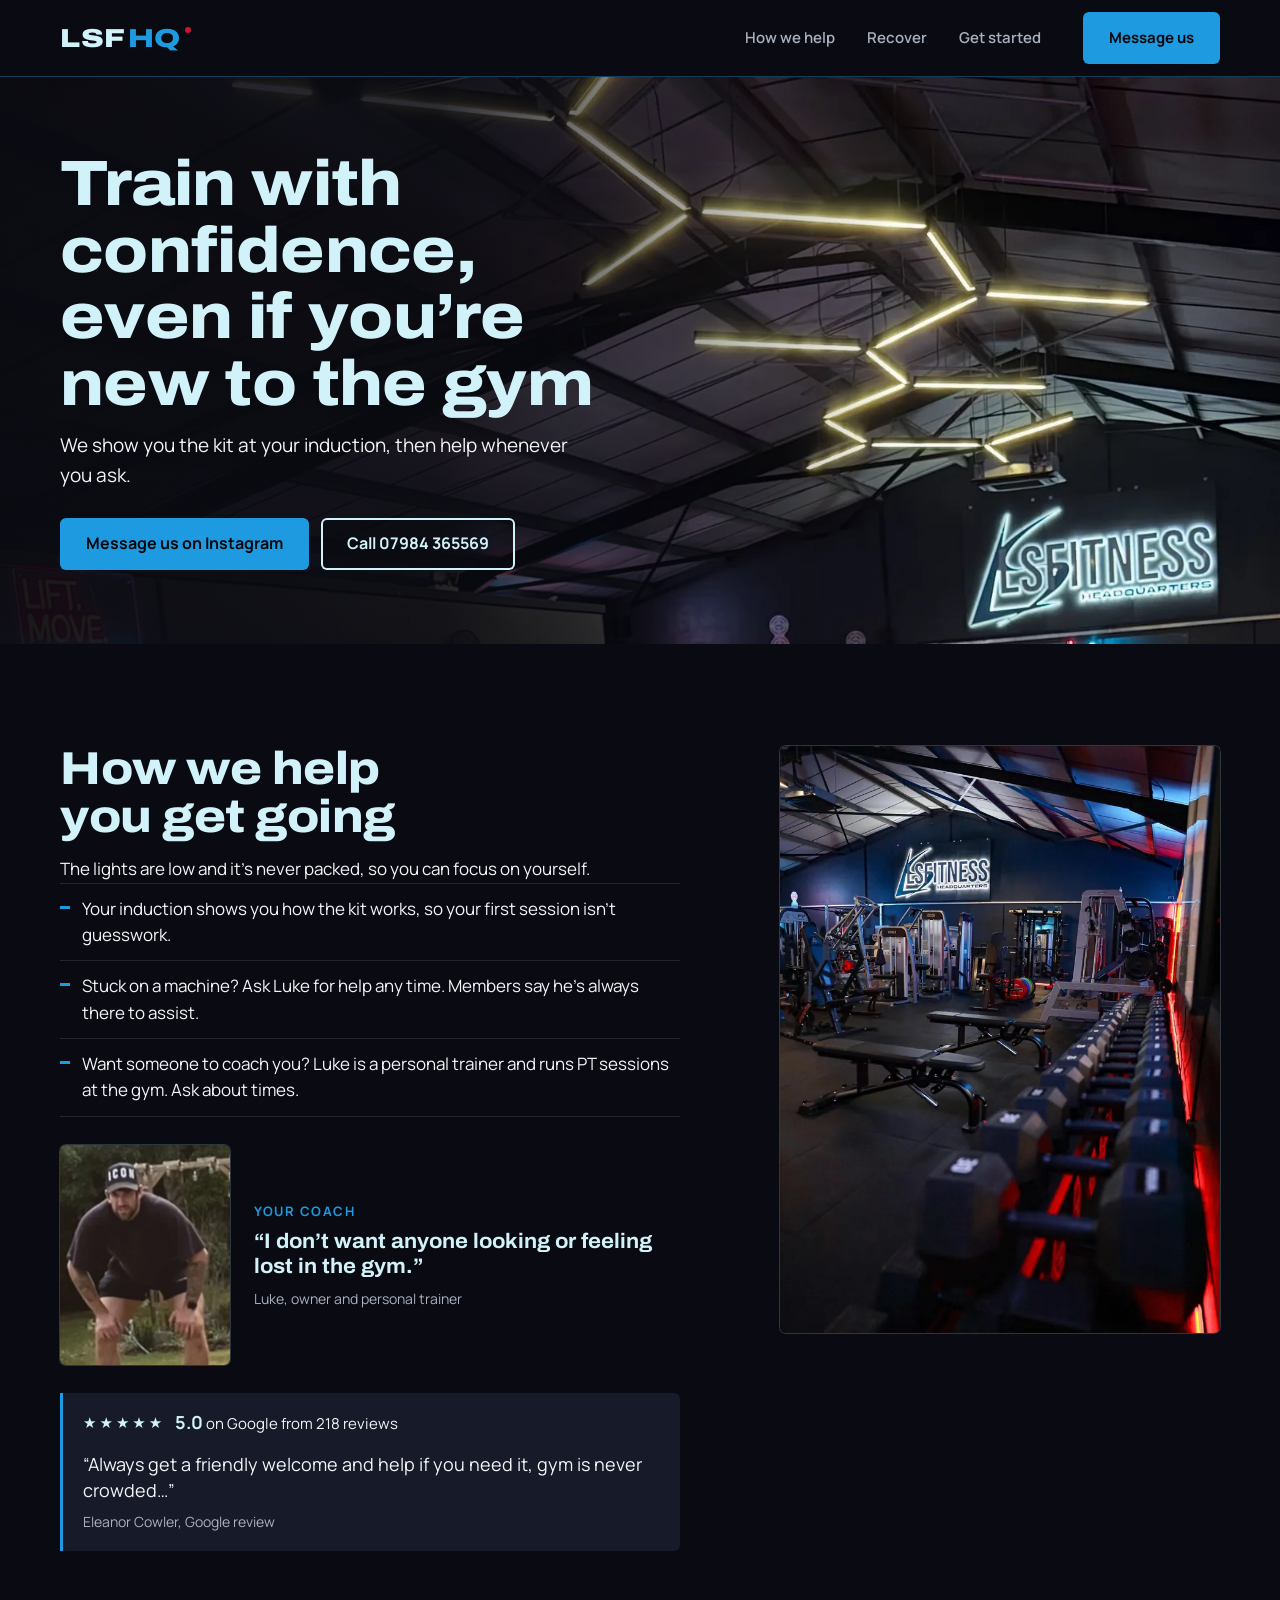
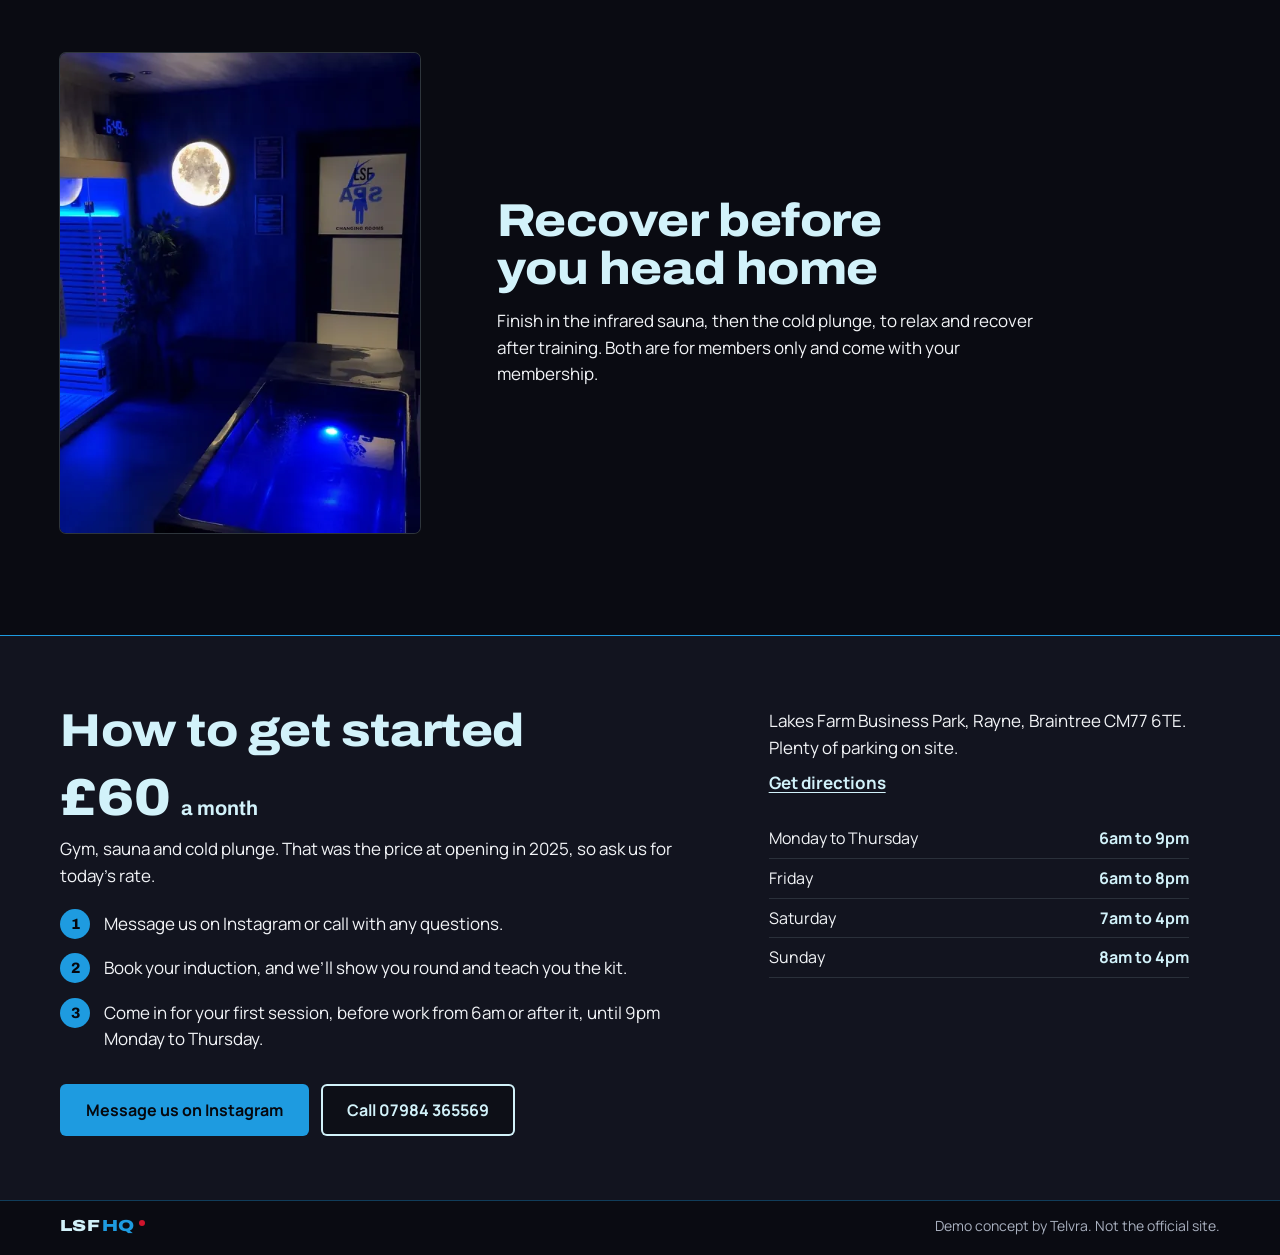
<file: index.html>
<!doctype html>
<html lang="en-GB">
<head>
<meta charset="utf-8">
<meta name="viewport" content="width=device-width, initial-scale=1">
<title>LS Fitness HQ: train with confidence at a members’ gym in Rayne, Braintree</title>
<meta name="description" content="New to the gym or coming back? LS Fitness HQ in Rayne, Braintree shows you the kit at your induction, helps whenever you ask, and has a sauna and cold plunge for members.">
<meta name="robots" content="noindex, nofollow">
<meta name="theme-color" content="#0A0B12">
<link rel="icon" href="data:image/svg+xml,%3Csvg xmlns='http://www.w3.org/2000/svg' viewBox='0 0 64 64'%3E%3Crect width='64' height='64' rx='10' fill='%230A0B12'/%3E%3Ctext x='32' y='41' font-family='Arial,sans-serif' font-weight='900' font-size='24' text-anchor='middle' fill='%23D2F2FA'%3ELSF%3C/text%3E%3Crect x='14' y='48' width='36' height='3' fill='%231E9BE0'/%3E%3C/svg%3E">
<link rel="preload" href="fonts/archivo-latin.woff2" as="font" type="font/woff2" crossorigin>
<link rel="stylesheet" href="styles.css">
</head>
<body>
<a class="skip" href="#main">Skip to content</a>
<header class="site-head">
  <div class="wrap head-in">
    <a class="brand" href="#top"><span class="visually-hidden">LS Fitness HQ, home</span><span class="wm" aria-hidden="true">LSF<span class="wm-hq">HQ</span><span class="wm-dot"></span></span></a>
    <nav class="nav" aria-label="Sections"><a href="#gym">How we help</a><a href="#spa">Recover</a><a href="#join">Get started</a></nav>
    <a class="btn btn-blue head-cta" href="https://ig.me/m/lsfitnesshq" target="_blank" rel="noopener">Message us</a>
  </div>
</header>
<main id="main">

<section class="hero" id="top" aria-labelledby="h1" data-section>
  <picture class="hero-ph">
    <source media="(min-width: 860px)" type="image/webp" srcset="img/heroband-1100.webp 1100w, img/heroband-1600.webp 1600w, img/heroband-2200.webp 2200w, img/heroband-2460.webp 2460w" sizes="(max-width: 1199px) 1440px, 100vw">
    <source media="(min-width: 860px)" srcset="img/heroband-1100.jpg 1100w, img/heroband-1600.jpg 1600w, img/heroband-2200.jpg 2200w, img/heroband-2460.jpg 2460w" sizes="(max-width: 1199px) 1440px, 100vw">
    <source type="image/webp" srcset="img/hero-720.webp 720w, img/hero-1080.webp 1080w, img/hero-1440.webp 1440w" sizes="(max-width: 599px) 160vw, 120vw">
    <img src="img/hero-1440.jpg" srcset="img/hero-720.jpg 720w, img/hero-1080.jpg 1080w, img/hero-1440.jpg 1440w" sizes="(max-width: 599px) 160vw, 120vw" width="1440" height="1920" alt="The LS Fitness HQ gym floor under star-shaped LED lights, with the LSFITNESS Headquarters neon sign" fetchpriority="high">
  </picture>
  <div class="wrap hero-in">
    <h1 id="h1">Train with confidence, even if you’re new to the gym</h1>
    <p class="lede">We show you the kit at your induction, then help whenever you ask.</p>
    <div class="btns"><a class="btn btn-blue" href="https://ig.me/m/lsfitnesshq" target="_blank" rel="noopener">Message us on Instagram</a><a class="btn btn-line" href="tel:+447984365569">Call 07984 365569</a></div>
  </div>
</section>

<section class="sec kit" id="gym" aria-labelledby="h-kit" data-section>
  <div class="wrap kit-grid">
    <picture class="ph kit-ph"><source type="image/webp" srcset="img/weights-720.webp 720w, img/weights-1080.webp 1080w, img/weights-1440.webp 1440w" sizes="(min-width: 860px) 480px, (min-width: 600px) 600px, 100vw"><img src="img/weights-1440.jpg" srcset="img/weights-720.jpg 720w, img/weights-1080.jpg 1080w, img/weights-1440.jpg 1440w" sizes="(min-width: 860px) 480px, (min-width: 600px) 600px, 100vw" width="1440" height="1920" alt="Dumbbell racks lit by red LED strips, with benches and a neon sign on the black wall" loading="lazy" decoding="async"></picture>
    <div class="kit-tx">
      <h2 id="h-kit">How we help you get going</h2>
      <p class="intro">The lights are low and it’s never packed, so you can focus on yourself.</p>
      <ul class="helps">
        <li>Your induction shows you how the kit works, so your first session isn’t guesswork.</li>
        <li>Stuck on a machine? Ask Luke for help any time. Members say he’s always there to assist.</li>
        <li>Want someone to coach you? Luke is a personal trainer and runs PT sessions at the gym. Ask about times.</li>
      </ul>
      <figure class="luke">
        <picture class="ph"><source type="image/webp" srcset="img/luke-340.webp 340w"><img src="img/luke-340.jpg" width="340" height="440" alt="Luke, in a black cap and T-shirt, coaching a session outdoors in a garden" loading="lazy" decoding="async"></picture>
        <figcaption><p class="luke-t">Your coach</p><p class="luke-q">“I don’t want anyone looking or feeling lost in the gym.”</p><p class="luke-by">Luke, owner and personal trainer</p></figcaption>
      </figure>
      <figure class="review">
        <a class="badge" href="https://www.google.com/maps/place/LS+Fitness+HQ/@51.8679803,0.5173378,17z/data=!4m6!3m5!1s0x47d8f1000b57fbb5:0x62934df473014473!8m2!3d51.8679803!4d0.5173378!16s%2Fg%2F11wq7ymxyk" target="_blank" rel="noopener"><span class="stars" aria-hidden="true">★★★★★</span><span><strong>5.0</strong> on Google from 218 reviews</span></a>
        <blockquote><p>“Always get a friendly welcome and help if you need it, gym is never crowded…”</p></blockquote>
        <figcaption>Eleanor Cowler, Google review</figcaption>
      </figure>
    </div>
  </div>
</section>

<section class="sec spa" id="spa" aria-labelledby="h-spa" data-section>
  <div class="wrap spa-grid">
    <picture class="ph spa-ph"><source type="image/webp" srcset="img/spa-480.webp 480w, img/spa-720.webp 720w" sizes="(min-width: 600px) 360px, 100vw"><img src="img/spa-720.jpg" srcset="img/spa-480.jpg 480w, img/spa-720.jpg 720w" sizes="(min-width: 600px) 360px, 100vw" width="720" height="960" alt="The spa: an infrared sauna cabin, a cold plunge tub and the LSF SPA changing-room door" loading="lazy" decoding="async"></picture>
    <div class="spa-tx">
      <h2 id="h-spa">Recover before you head home</h2>
      <p>Finish in the infrared sauna, then the cold plunge, to relax and recover after training. Both are for members only and come with your membership.</p>
    </div>
  </div>
</section>

<section class="sec join" id="join" aria-labelledby="h-join" data-section>
  <div class="wrap join-grid">
    <div class="join-a">
      <h2 id="h-join">How to get started</h2>
      <p class="price"><span class="amt">£60</span> a month</p>
      <p class="price-note">Gym, sauna and cold plunge. That was the price at opening in 2025, so ask us for today’s rate.</p>
      <ol class="steps">
        <li>Message us on Instagram or call with any questions.</li>
        <li>Book your induction, and we’ll show you round and teach you the kit.</li>
        <li>Come in for your first session, before work from 6am or after it, until 9pm Monday to Thursday.</li>
      </ol>
      <div class="btns"><a class="btn btn-blue" href="https://ig.me/m/lsfitnesshq" target="_blank" rel="noopener">Message us on Instagram</a><a class="btn btn-line" href="tel:+447984365569">Call 07984 365569</a></div>
    </div>
    <div class="join-b">
      <address>Lakes Farm Business Park, Rayne, Braintree CM77&nbsp;6TE. Plenty of parking on site.<br><a class="dir" href="https://www.google.com/maps/dir/?api=1&amp;destination=LS+Fitness+HQ%2C+Rayne%2C+Braintree+CM77+6TE" target="_blank" rel="noopener">Get directions</a></address>
      <dl class="hours">
        <div><dt>Monday to Thursday</dt><dd>6am to 9pm</dd></div>
        <div><dt>Friday</dt><dd>6am to 8pm</dd></div>
        <div><dt>Saturday</dt><dd>7am to 4pm</dd></div>
        <div><dt>Sunday</dt><dd>8am to 4pm</dd></div>
      </dl>
    </div>
  </div>
</section>
</main>
<footer class="site-foot">
  <div class="wrap foot-in">
    <span class="wm" aria-hidden="true">LSF<span class="wm-hq">HQ</span><span class="wm-dot"></span></span>
    <p class="demo">Demo concept by Telvra. Not the official site.</p>
  </div>
</footer>
</body>
</html>
</file>
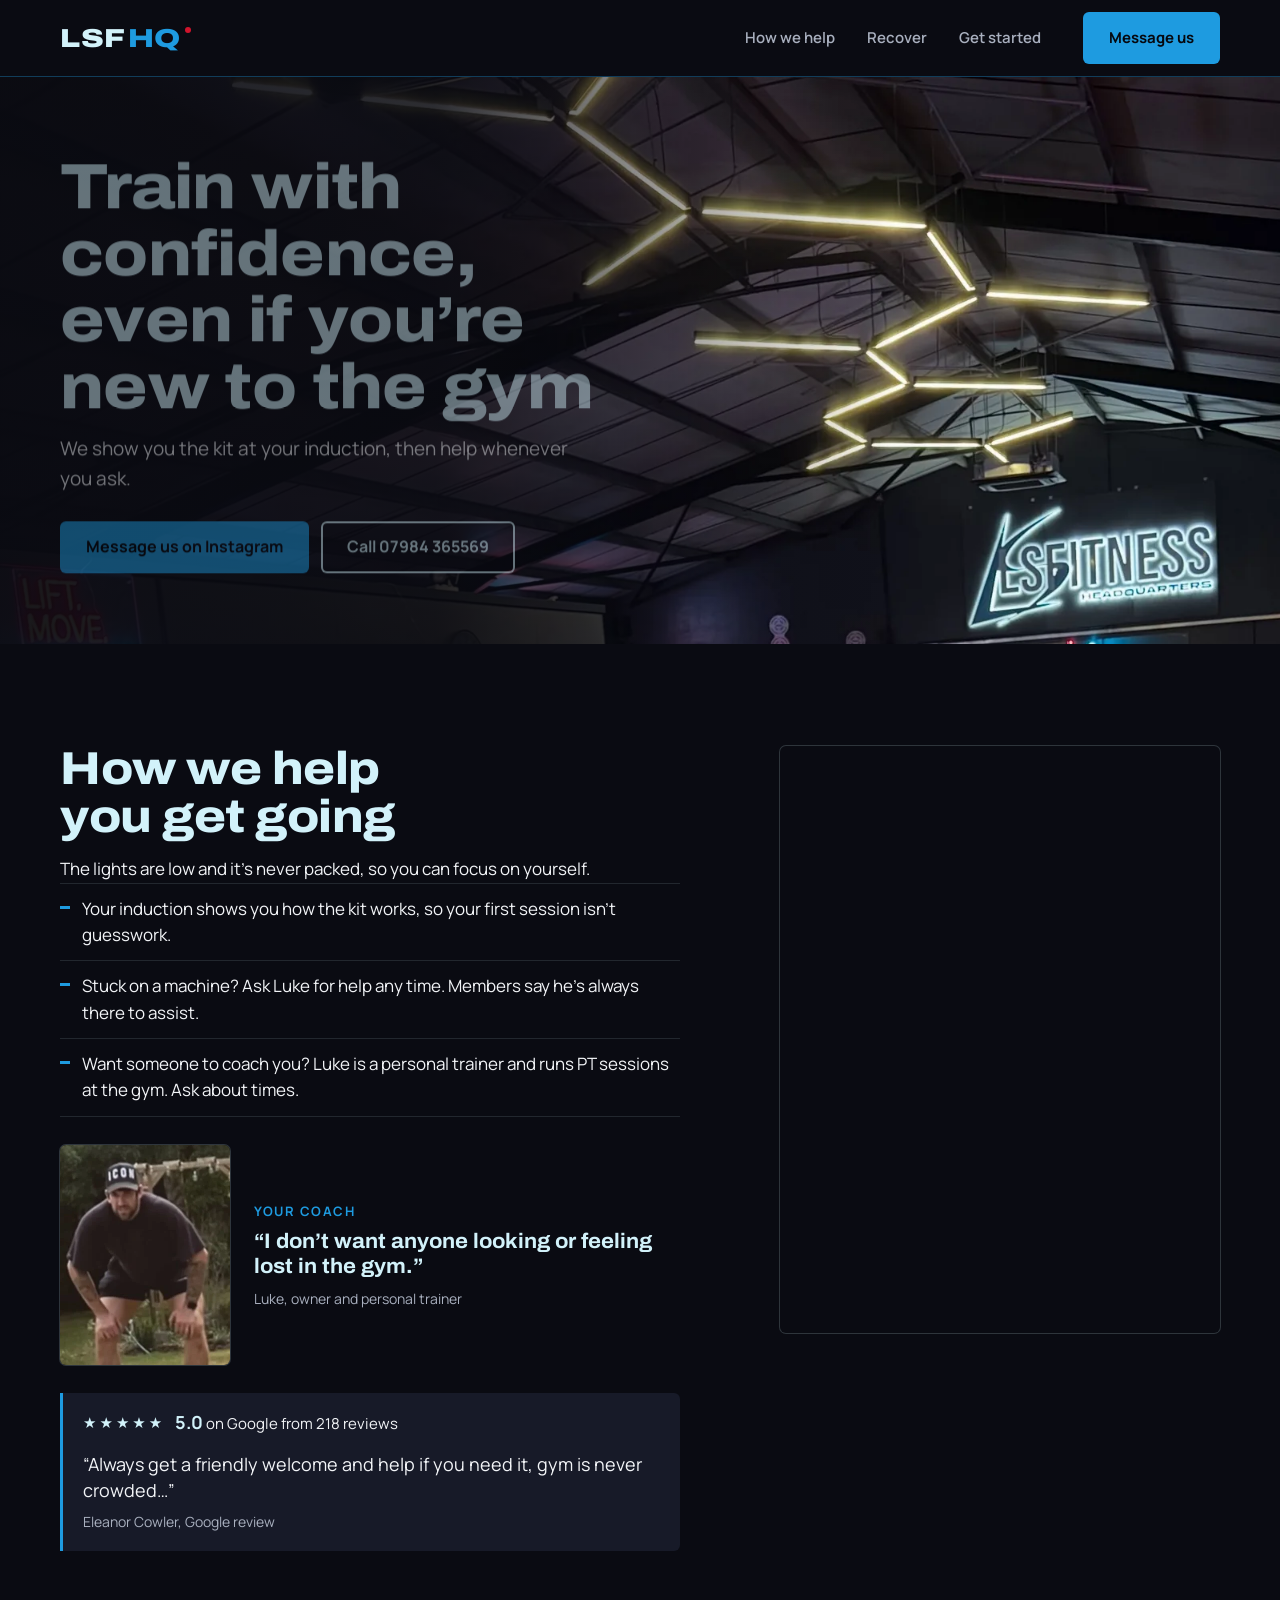
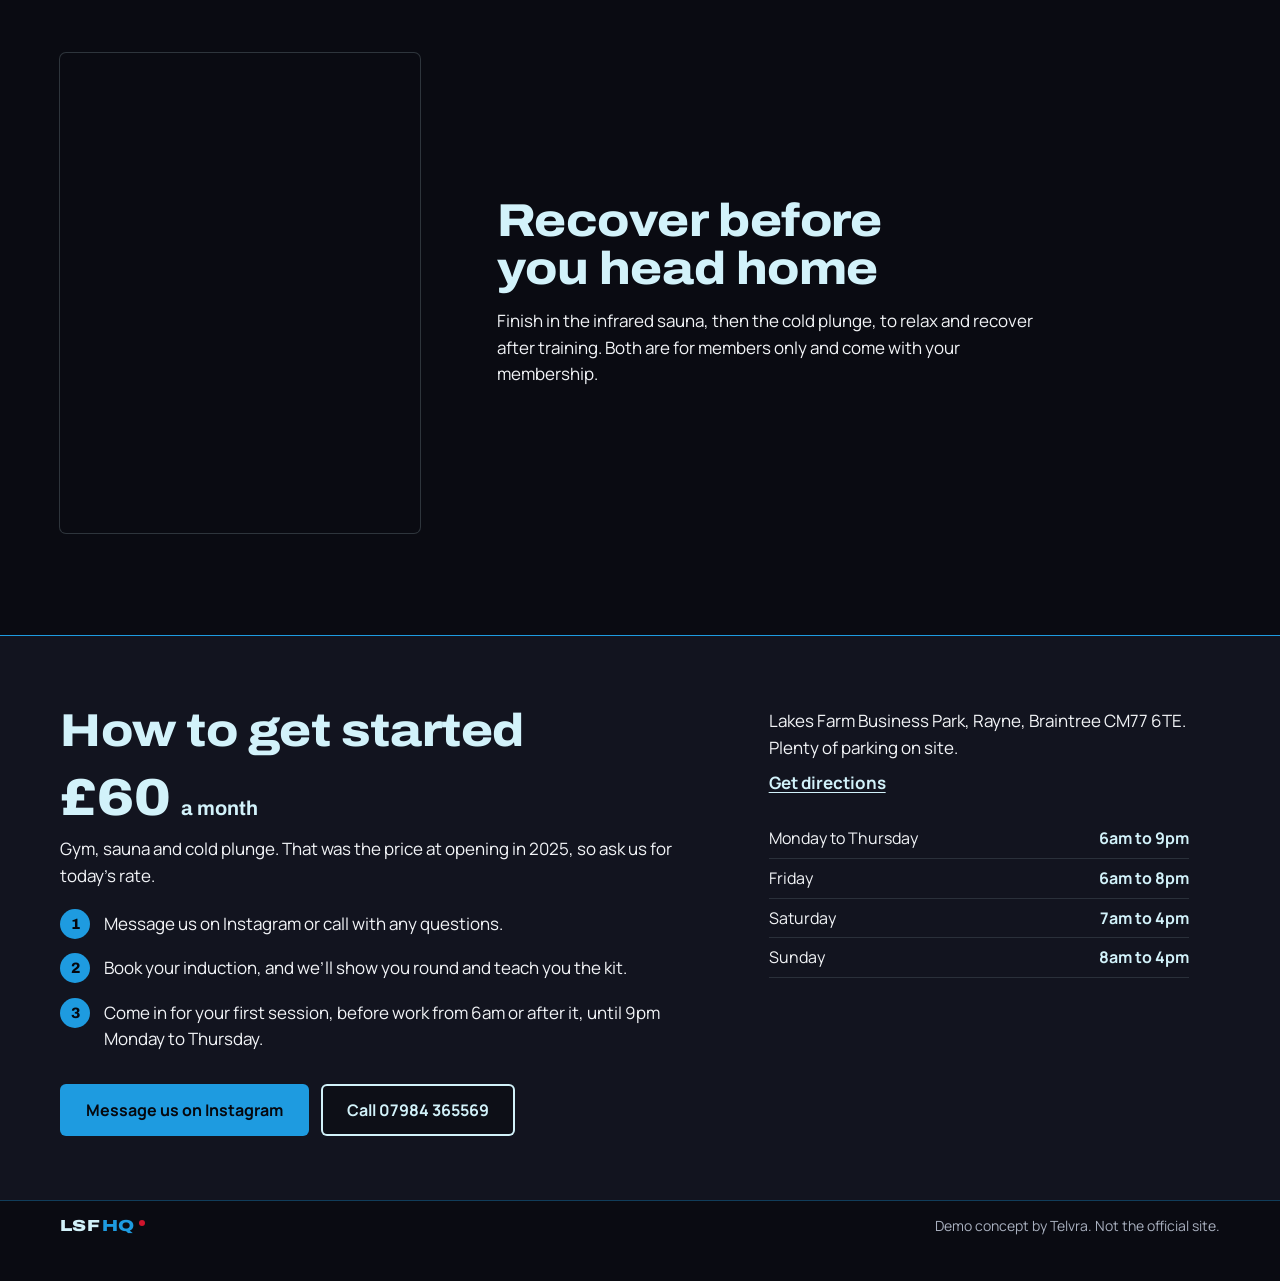
<file: r5/index.html>
<!doctype html>
<html lang="en-GB">
<head>
<meta charset="utf-8">
<meta name="robots" content="noindex, nofollow">
<meta http-equiv="refresh" content="0; url=/">
<link rel="canonical" href="https://lsfitness.michaelquigley.co.uk/">
<title>LS Fitness HQ</title>
</head>
<body><p>This preview has moved to <a href="/">lsfitness.michaelquigley.co.uk</a>.</p></body>
</html>
</file>
<file: styles.css>
@font-face{font-family:"Archivo";src:url(fonts/archivo-latin.woff2) format("woff2");font-weight:100 900;font-stretch:62% 125%;font-display:swap}
@font-face{font-family:"Manrope";src:url(fonts/manrope-latin.woff2) format("woff2");font-weight:200 800;font-display:swap}
:root{--ink:#0A0B12;--p1:#12141F;--p2:#171A28;--ice:#D2F2FA;--blue:#1E9BE0;--red:#D0142C;--chalk:#F2F4F7;--muted:#A9B0BF;--hair:rgba(210,242,250,.18);--pad:20px;--head:60px}
*,*::before,*::after{box-sizing:border-box}
html{-webkit-text-size-adjust:100%;scroll-behavior:smooth}
@media (prefers-reduced-motion:reduce){html{scroll-behavior:auto}}
body{margin:0;background:var(--ink);color:var(--chalk);font:400 17px/1.55 "Manrope",system-ui,sans-serif;overflow-x:hidden}
img{display:block;max-width:100%;height:auto}
a{color:inherit}
a:focus-visible,.btn:focus-visible{outline:3px solid var(--blue);outline-offset:3px;border-radius:4px}
h1,h2{font-family:"Archivo",system-ui,sans-serif;color:var(--ice);margin:0;font-weight:800;line-height:1.04;letter-spacing:-.01em;text-wrap:balance}
p,figure,blockquote{margin:0}
.visually-hidden{position:absolute!important;width:1px;height:1px;overflow:hidden;clip:rect(0 0 0 0);clip-path:inset(50%);white-space:nowrap}
.skip{position:absolute;left:8px;top:-120px;background:var(--blue);color:#06080E;padding:12px 16px;z-index:9}
.skip:focus{top:8px}
.wrap{width:100%;max-width:1256px;margin:0 auto;padding:0 var(--pad)}

.wm{font-family:"Archivo",sans-serif;font-weight:850;font-stretch:125%;font-size:22px;letter-spacing:.02em;color:var(--ice);display:inline-flex;align-items:baseline;line-height:1}
.wm-hq{color:var(--blue);margin-left:2px}
.wm-dot{width:6px;height:6px;border-radius:50%;background:var(--red);margin-left:4px;align-self:flex-start;margin-top:2px}

.btn{display:inline-flex;align-items:center;justify-content:center;min-height:50px;padding:12px 22px;border-radius:6px;font:700 16px/1.2 "Manrope",sans-serif;text-decoration:none;text-align:center;transition:background-color .15s ease,transform .15s ease}
.btn-blue{background:var(--blue);color:#06080E}
.btn-blue:hover{background:#45AEE8}
.btn-line{color:var(--ice);box-shadow:inset 0 0 0 2px var(--ice);background:rgba(10,11,18,.55)}
.btn-line:hover{background:rgba(210,242,250,.12)}
@media (prefers-reduced-motion:no-preference){.btn:hover{transform:translateY(-1px)}}
.btns{display:grid;gap:10px;margin-top:22px}

.site-head{position:relative;z-index:2;background:var(--ink);border-bottom:1px solid rgba(30,155,224,.35)}
.head-in{display:flex;align-items:center;justify-content:space-between;min-height:var(--head);gap:16px}
.brand{display:inline-flex;align-items:center;min-height:44px;min-width:44px;text-decoration:none}
.nav{display:none}
.head-cta{min-height:44px;padding:10px 18px;font-size:15px}

/* hero: full bleed photo, text over it */
.hero{position:relative;overflow:hidden;background:var(--ink);min-height:calc(100svh - var(--head));display:flex;align-items:flex-end}
.hero-ph,.hero-ph img{position:absolute;inset:0;width:100%;height:100%}
.hero-ph img{object-fit:cover;object-position:50% 40%}
@media (max-width:859px){.hero-ph{bottom:18%;height:auto}.hero-ph img{object-position:50% 100%}}
.hero::after{content:"";position:absolute;inset:0;background:linear-gradient(to top,rgba(10,11,18,.96) 0%,rgba(10,11,18,.9) 34%,rgba(10,11,18,.35) 58%,rgba(10,11,18,0) 72%)}
.hero-in{position:relative;z-index:1;padding-top:40px;padding-bottom:32px}
h1{font-size:clamp(34px,9vw,44px);font-stretch:105%}
.lede{margin-top:14px;font-size:18px;max-width:30em}
@media (prefers-reduced-motion:no-preference){.hero-in{animation:fade .6s ease-out both}@keyframes fade{from{opacity:0;transform:translateY(6px)}to{opacity:1;transform:none}}}

/* sections */
.sec{padding:56px 0 0}
h2{font-size:clamp(30px,7.6vw,36px);font-stretch:105%}
.ph img{width:100%;border-radius:6px;box-shadow:0 0 0 1px var(--hair)}
.kit-ph img{height:clamp(300px,90vw,440px);object-fit:cover;object-position:50% 45%}
.kit-tx{margin-top:26px}
.kit-tx>*+*{margin-top:16px}
.kit-tx h2+p{margin-top:14px}
.helps,.steps{list-style:none;margin:0;padding:0}
.helps li{position:relative;padding:12px 0 12px 22px;border-top:1px solid rgba(210,242,250,.12)}
.helps li:last-child{border-bottom:1px solid rgba(210,242,250,.12)}
.helps li::before{content:"";position:absolute;left:0;top:22px;width:10px;height:3px;background:var(--blue)}
.luke-t{font-size:13px;font-weight:700;letter-spacing:.12em;text-transform:uppercase;color:var(--blue);margin-bottom:8px}
.steps{counter-reset:st;margin-top:18px!important}
.steps li{counter-increment:st;position:relative;padding:4px 0 4px 44px;margin-top:10px;min-height:32px}
.steps li::before{content:counter(st);position:absolute;left:0;top:2px;width:30px;height:30px;border-radius:50%;background:var(--blue);color:#06080E;font:800 15px/30px "Archivo",sans-serif;text-align:center}

.luke{display:grid;grid-template-columns:150px 1fr;gap:18px;align-items:center;margin-top:28px!important}
.luke img{width:150px;height:194px;object-fit:cover}
.luke-q{font-family:"Archivo",sans-serif;font-weight:700;font-stretch:105%;font-size:21px;line-height:1.2;color:var(--ice)}
.luke-by{margin-top:10px;font-size:14px;line-height:1.4;color:var(--muted)}

.review{margin-top:28px!important;background:var(--p2);border-left:3px solid var(--blue);border-radius:0 6px 6px 0;padding:8px 20px 18px}
.badge{display:inline-flex;flex-wrap:wrap;align-items:center;gap:4px 10px;min-height:44px;text-decoration:none;color:var(--chalk);font-size:15px}
.badge strong{color:var(--ice);font-size:18px}
.badge:hover span:last-child{text-decoration:underline;text-underline-offset:3px}
.stars{color:var(--ice);letter-spacing:3px;font-size:15px}
.review blockquote{margin-top:6px}
.review blockquote p{font-size:18px;line-height:1.45}
.review figcaption{margin-top:8px;font-size:14px;color:var(--muted)}

.spa-ph{max-width:432px}
.spa-ph img{height:auto;aspect-ratio:3/4;object-fit:cover}
.spa-tx{margin-top:24px}
.spa-tx p{margin-top:14px}

.join{margin-top:56px;padding:48px 0 44px;background:var(--p1);border-top:1px solid var(--blue)}
.join-a p{margin-top:12px}
.price{font-family:"Archivo",sans-serif;font-weight:700;color:var(--ice);font-size:20px;margin-top:16px!important}
.price .amt{font-size:52px;font-weight:850;font-stretch:110%;line-height:1;margin-right:6px}
.join-b{margin-top:36px}
address{font-style:normal}
.dir{display:inline-flex;align-items:center;min-height:44px;font-weight:700;color:var(--ice);text-underline-offset:3px}
.hours{margin:14px 0 0;max-width:420px;font-size:16px}
.hours div{display:flex;justify-content:space-between;gap:12px;border-bottom:1px solid rgba(210,242,250,.12);padding:7px 0}
.hours dd{margin:0;color:var(--ice);font-weight:700;white-space:nowrap}

.site-foot{padding:14px 0 18px;border-top:1px solid rgba(30,155,224,.35)}
.foot-in{display:flex;flex-wrap:wrap;align-items:center;justify-content:space-between;gap:8px 20px}
.site-foot .wm{font-size:16px}
.demo{font-size:14px;color:var(--muted)}

/* tablet */
@media (min-width:600px){
  :root{--pad:32px}
  .wrap{max-width:720px}
  .btns{display:flex;flex-wrap:wrap;gap:12px}
  .hero::after{background:linear-gradient(to top,rgba(10,11,18,.95) 0%,rgba(10,11,18,.88) 30%,rgba(10,11,18,.3) 55%,rgba(10,11,18,0) 70%)}
  h1{font-size:52px}
  h2{font-size:40px}
  .sec{padding-top:80px}
  .kit-ph img{height:520px}
  .luke{grid-template-columns:170px 1fr;gap:24px}
  .luke img{width:170px;height:220px}
  .spa-grid{display:grid;grid-template-columns:300px 1fr;gap:36px;align-items:center}
  .spa-ph img{width:300px;height:400px}
  .spa-tx{margin-top:0}
  .join{margin-top:80px}
}

/* desktop: heroband at its passed crop */
@media (min-width:860px){
  :root{--pad:48px;--head:76px}
  .wrap{max-width:1256px}
  .wm{font-size:26px}
  .nav{display:flex;gap:4px;margin-left:auto}
  .nav a{display:inline-flex;align-items:center;min-height:44px;padding:0 14px;text-decoration:none;color:var(--muted);font-weight:600;font-size:15px}
  .nav a:hover{color:var(--ice)}
  .head-cta{margin-left:12px}
  .hero{min-height:0;height:clamp(500px,56vw,640px);align-items:center}
  .hero-ph img{object-position:62% 50%}
  .hero::after{background:linear-gradient(to right,rgba(10,11,18,.94) 0%,rgba(10,11,18,.86) 34%,rgba(10,11,18,.25) 58%,rgba(10,11,18,0) 70%)}
  .hero-in{padding-top:0;padding-bottom:0}
  .hero-in>*{max-width:540px}
  h1{font-size:clamp(46px,5vw,64px);font-stretch:112%}
  .lede{font-size:19px;max-width:28em}
  .btn{min-height:52px;padding:14px 26px}
  .btns{margin-top:28px}
  .sec{padding-top:clamp(80px,8vw,112px)}
  h2{font-size:clamp(40px,3.6vw,52px);font-stretch:112%}
  .kit-grid{display:grid;grid-template-columns:1fr 440px;gap:clamp(48px,6vw,96px);align-items:start}
  .kit-ph{order:2;position:sticky;top:24px}
  .kit-ph img{height:auto;aspect-ratio:3/4}
  .kit-tx{margin-top:0;max-width:620px}
  .spa-grid{grid-template-columns:360px 1fr;gap:clamp(48px,6vw,96px)}
  .spa-ph img{width:360px;height:480px}
  .spa-tx{max-width:560px}
  .join{margin-top:clamp(80px,8vw,112px);padding:72px 0 64px}
  .join-grid{display:grid;grid-template-columns:7fr 5fr;gap:clamp(48px,6vw,96px);align-items:start}
  .join-b{margin-top:0}
  .demo{margin-left:auto}
}
@media (min-width:1200px){
  .hero{height:min(88svh,44.3vw);min-height:532px}
  .hero-ph img{object-position:50% 50%}
}
@media (max-width:599px) and (max-height:780px){h1{font-size:30px}.hero::after{background:linear-gradient(to top,rgba(10,11,18,.96) 0%,rgba(10,11,18,.9) 50%,rgba(10,11,18,.55) 74%,rgba(10,11,18,0) 92%)}}
/* landscape phones: keep hero buttons above the fold */
@media (max-width:859px) and (max-height:500px) and (orientation:landscape){.hero-in{padding-top:14px;padding-bottom:14px}h1{font-size:28px;max-width:22em}.lede{font-size:16px;margin-top:8px;max-width:36em}.btns{display:flex;flex-wrap:wrap;gap:10px;margin-top:14px}.hero .btn{min-height:44px;padding:10px 18px;font-size:15px}.hero::after{background:linear-gradient(to top,rgba(10,11,18,.96) 0%,rgba(10,11,18,.92) 55%,rgba(10,11,18,.6) 78%,rgba(10,11,18,0) 96%)}}
/* 480-599 wide (landscape phones): cap the spa photo so the 720w file is never upscaled */
@media (min-width:480px) and (max-width:599px){.spa-ph,.spa-ph img{display:block;max-width:360px}}
</file>
